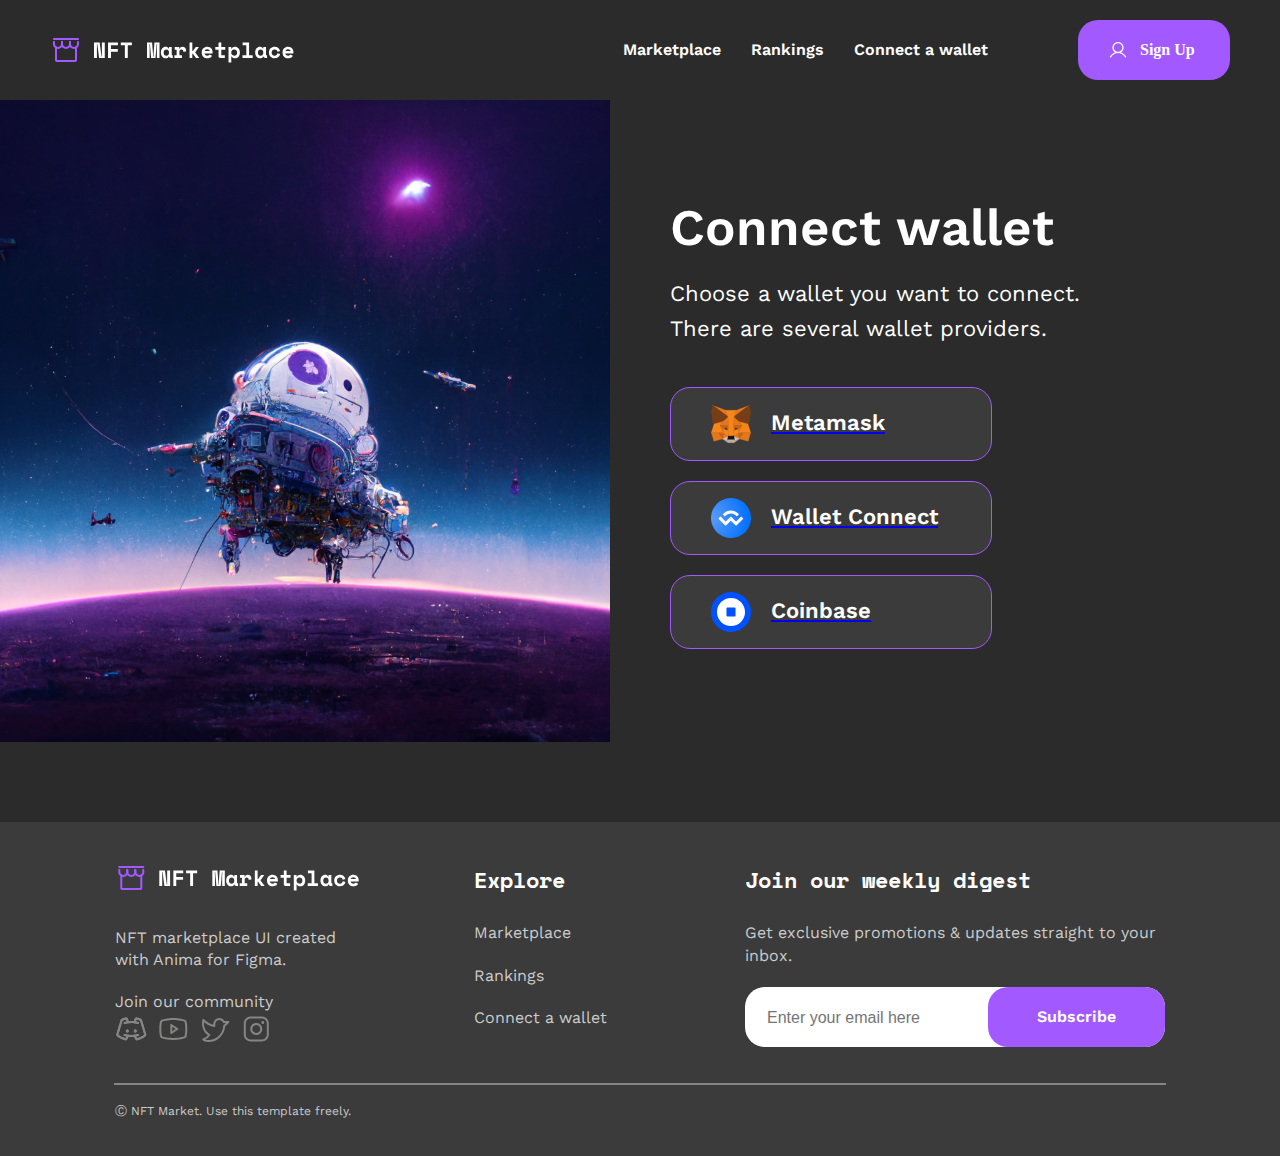
<file: Html/connect-wallet.html>
<!DOCTYPE html>
<html lang="en">

<head>
    <meta charset="UTF-8">
    <meta http-equiv="X-UA-Compatible" content="IE=edge">
    <meta name="viewport" content="width=device-width, initial-scale=1.0">
    <link rel="stylesheet" href="../css/reset.css">
    <link rel="stylesheet" href="../css/style.css">
    <link rel="stylesheet" href="../css/reg.css">
    <link rel="stylesheet" href="../css/connect-wallet.css">
    <link rel="preconnect" href="https://fonts.googleapis.com">
    <link rel="preconnect" href="https://fonts.gstatic.com" crossorigin>
    <link href="https://fonts.googleapis.com/css2?family=Work+Sans&display=swap" rel="stylesheet">
    <link href="https://fonts.googleapis.com/css2?family=Work+Sans:wght@600&display=swap" rel="stylesheet">
    <link href="https://fonts.googleapis.com/css2?family=Space+Mono:ital,wght@1,700&display=swap" rel="stylesheet">
    <title>Connect-Wallet</title>
</head>

<body>

    <div class="header-cont">

        <div class="header-logo-cont">

            <a href="#" class="logo-link">
                <img src="../imgs/logo.svg" alt="storelogo" class="header-logo">
            </a>

        </div>

        <div class="header__menu-cont">

            <ul class="header-menu-items">

                <a href="" class="header-menu-item-link">
                    <li class="header-menu-item">
                        Marketplace
                    </li>
                </a>

                <a href="" class="header-menu-item-link">
                    <li class="header-menu-item">
                        Rankings
                    </li>
                </a>

                <a href="#" class="header-menu-item-link">
                    <li class="header-menu-item">
                        Connect a wallet
                    </li>
                </a>

            </ul>

            <a href="../Html/Registration.html" class="header-sign-link">

                <div class="header-sign-btn">

                    <img src="../imgs/sign-user.svg" alt="user" class="sign-user">

                    <h3 class="sign-text">
                        Sign Up
                    </h3>

                </div>
            </a>

        </div>

    </div>

    <div class="connect-wallet-main-cont">

        <div class="connect-wallet-img-cont">

            <img src="../imgs/connect-wallet-img.svg" alt="Wallet" class="connect-wallet-img">

        </div>

        <div class="connect-wallet-cont">

            <h3 class="connect-wallet-title">
                Connect wallet
            </h3>

            <p class="connect-wallet-text">
                Choose a wallet you want to connect. There are several wallet providers.
            </p>

            <div class="wallet-cont">

                <a href="https://www.animaapp.com/?utm_source=figma-samples&utm_campaign=figma-nftmarket&utm_medium=figma-samples"
                    class="wallet-link">
                    <div class="wallet-metamask">

                        <img src="../imgs/Metamask.svg" alt="Metamask" class="wallet-imgs">

                        <p class="wallet-title">
                            Metamask
                        </p>

                    </div>
                </a>

                <a href="https://www.animaapp.com/?utm_source=figma-samples&utm_campaign=figma-nftmarket&utm_medium=figma-samples"
                    class="wallet-link">
                    <div class="wallets">

                        <img src="../imgs/WalletConnect.svg" alt="Metamask" class="wallet-imgs">

                        <p class="wallet-title">
                            Wallet Connect
                        </p>

                    </div>
                </a>

                <a href="https://www.animaapp.com/?utm_source=figma-samples&utm_campaign=figma-nftmarket&utm_medium=figma-samples"
                    class="wallet-link">
                    <div class="wallets">

                        <img src="../imgs/Coinbase.svg" alt="Metamask" class="wallet-imgs">

                        <p class="wallet-title">
                            Coinbase
                        </p>

                    </div>
                </a>

            </div>

        </div>

    </div>

    <div class="last-page-bg-cont">

        <div class="last-header-main-cont">

            <div class="last-header-logo-cont">

                <img src="../imgs/Last-Header-Logo.svg" alt="last-header-logo" class="last-header-logo">

                <h3 class="last-header-text">
                    NFT marketplace UI created with Anima for Figma.
                </h3>

                <h4 class="last-header-title">
                    Join our community
                </h4>

                <div class="last-header-social-cont">

                    <a href="#" class="social-link">
                        <img src="../imgs/DiscordLogo.svg" alt="Discord" class="socials">
                    </a>

                    <a href="#" class="social-link">
                        <img src="../imgs/YoutubeLogo.svg" alt="Youtube" class="socials">
                    </a>

                    <a href="#" class="social-link">
                        <img src="../imgs/TwitterLogo.svg" alt="Twitter" class="socials">
                    </a>

                    <a href="#" class="social-link">
                        <img src="../imgs/InstagramLogo.svg" alt="Instagram" class="socials">
                    </a>

                </div>

            </div>

            <div class="last-header-explore">

                <h2 class="last-header-titles">
                    Explore
                </h2>

                <div class="last-header-items-cont">

                    <p class="last-header-items1">
                        Marketplace
                    </p>

                    <p class="last-header-items">
                        Rankings
                    </p>

                    <p class="last-header-items">
                        Connect a wallet
                    </p>

                </div>

            </div>

            <div class="last-header-weeklydigest">

                <h2 class="last-header-titles">
                    Join our weekly digest
                </h2>

                <p class="last-header-weekly-text">
                    Get exclusive promotions & updates straight to your inbox.
                </p>

                <div class="last-header-emailbtn-cont">

                    <input class="last-header-email" type="email" placeholder="Enter your email here">

                    <div class="last-header-btn-cont">

                        <h5 class="last-header-btn-value">
                            Subscribe
                        </h5>

                    </div>

                </div>

            </div>

        </div>

        <div class="last-header-line">

        </div>

        <div class="last-by">

            <h2 class="by">
                Ⓒ NFT Market. Use this template freely.
            </h2>

        </div>
    </div>

</body>

</html>
</file>
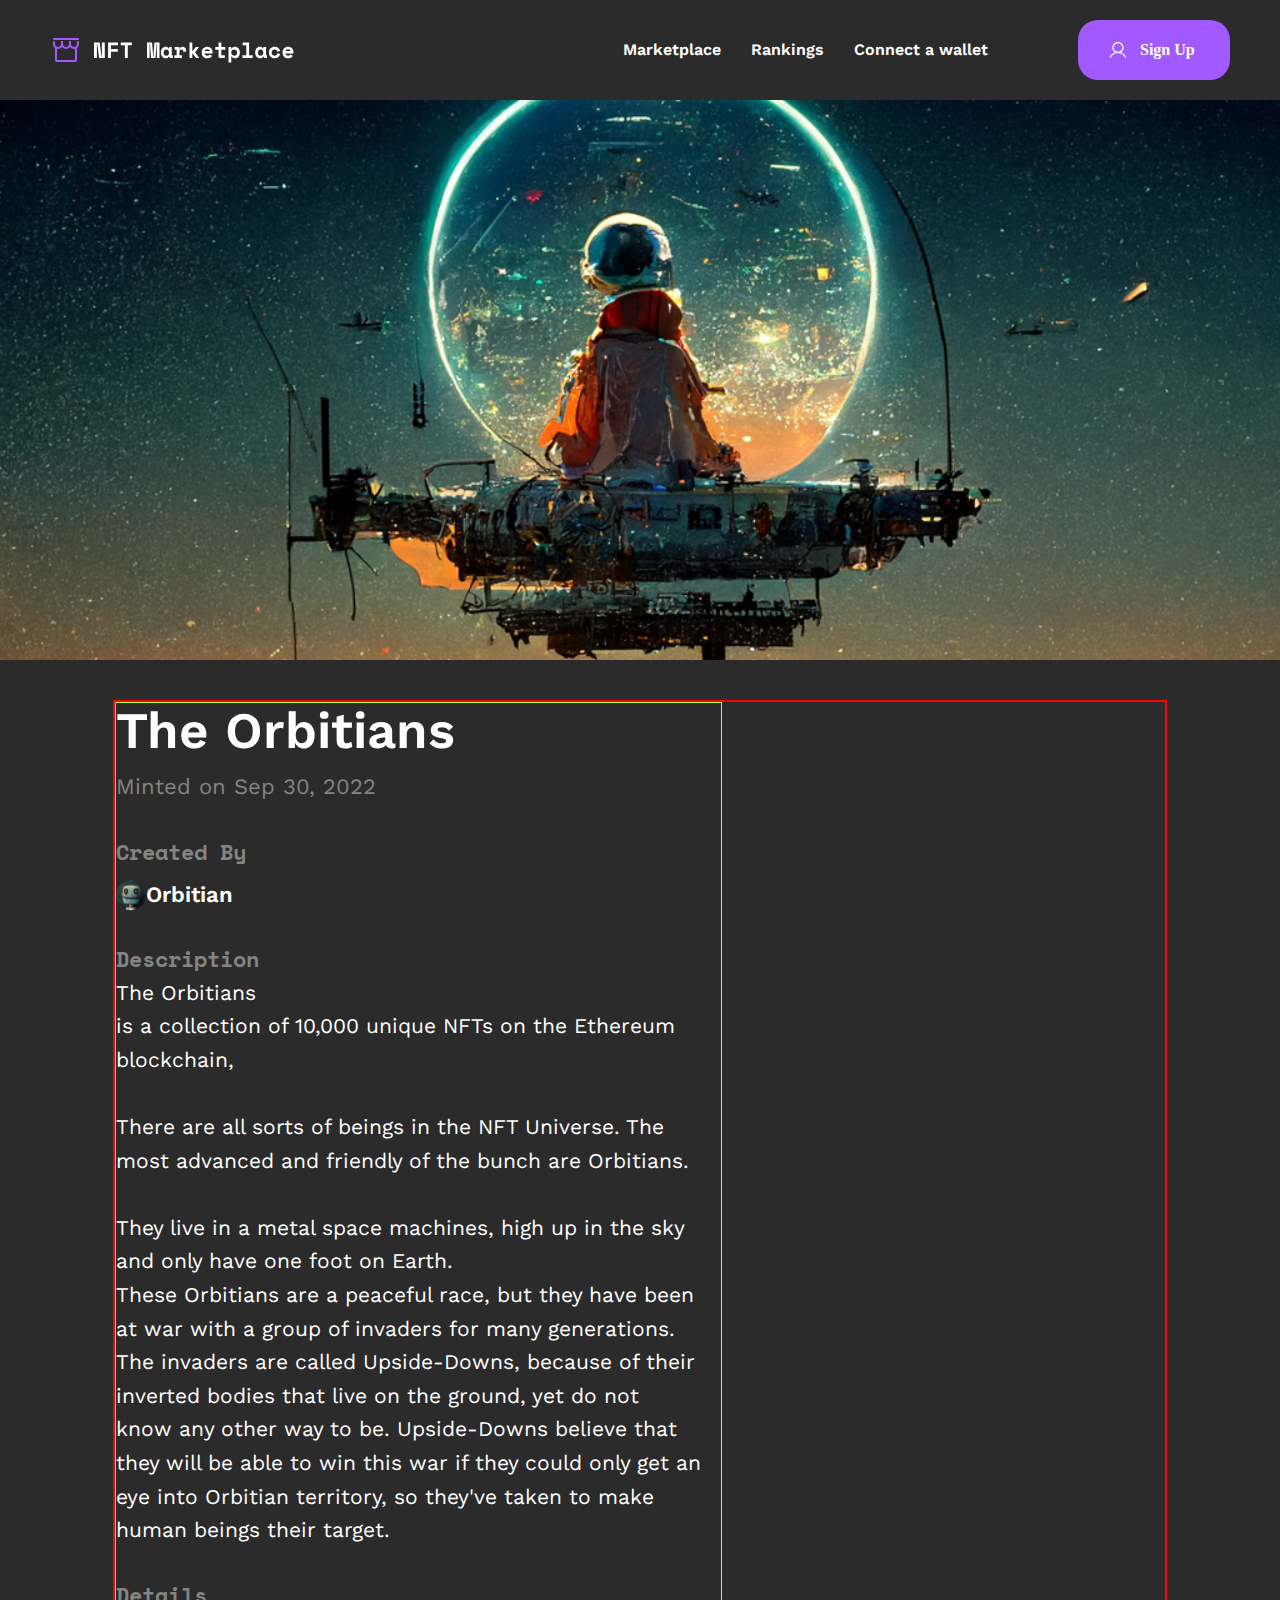
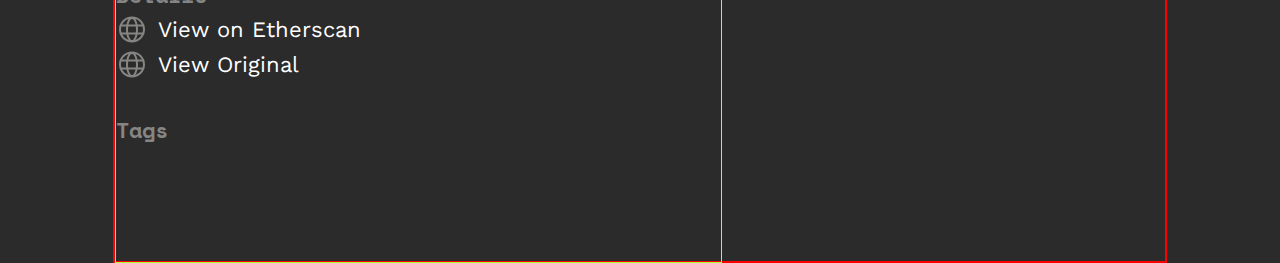
<file: Html/orbiatians.html>
<!DOCTYPE html>
<html lang="en">

<head>
    <meta charset="UTF-8">
    <meta http-equiv="X-UA-Compatible" content="IE=edge">
    <meta name="viewport" content="width=device-width, initial-scale=1.0">
    <link rel="stylesheet" href="../css/reset.css">
    <link rel="stylesheet" href="../css/style.css">
    <link rel="stylesheet" href="../css/orbitians.css">
    <link rel="preconnect" href="https://fonts.googleapis.com">
    <link rel="preconnect" href="https://fonts.gstatic.com" crossorigin>
    <link href="https://fonts.googleapis.com/css2?family=Work+Sans&display=swap" rel="stylesheet">
    <link href="https://fonts.googleapis.com/css2?family=Work+Sans:wght@600&display=swap" rel="stylesheet">
    <link href="https://fonts.googleapis.com/css2?family=Space+Mono:ital,wght@1,700&display=swap" rel="stylesheet">
    <title>Orbitians</title>
</head>

<body>

    <div class="header-cont">

        <div class="header-logo-cont">

            <a href="#" class="logo-link">
                <img src="../imgs/logo.svg" alt="storelogo" class="header-logo">
            </a>

        </div>

        <div class="header__menu-cont">

            <ul class="header-menu-items">

                <a href="" class="header-menu-item-link">
                    <li class="header-menu-item">
                        Marketplace
                    </li>
                </a>

                <a href="" class="header-menu-item-link">
                    <li class="header-menu-item">
                        Rankings
                    </li>
                </a>

                <a href="../Html/connect-wallet.html" class="header-menu-item-link">
                    <li class="header-menu-item">
                        Connect a wallet
                    </li>
                </a>

            </ul>

            <a href="../Html/Registration.html" class="header-sign-link">

                <div class="header-sign-btn">

                    <img src="../imgs/sign-user.svg" alt="user" class="sign-user">

                    <h3 class="sign-text">
                        Sign Up
                    </h3>

                </div>
            </a>

        </div>

    </div>

    <div class="cover-cont">

        <!-- <img src="../imgs/orbitian-cover.svg" alt="orbiatians" class="orbitian-cover"> -->

    </div>

    <div class="orbitians-main-cont">

        <div class="orbitian-texts-cont">

            <h2 class="orbitian-title">
                The Orbitians
            </h2>

            <h4 class="minted">
                Minted on Sep 30, 2022
            </h4>

            <p class="orbitian-by">
                Created By
            </p>

            <div class="orbitian-mini-prof">

                <img src="../imgs/orbitian-mini-logo.svg" alt="orbiatians" class="orbitian-prof">

                <p class="orb-prof-name">
                    Orbitian
                </p>
            </div>

            <h3 class="description">
                Description
            </h3>

            <p class="orbitian-bigtext">
                The Orbitians
                <br>
                is a collection of 10,000 unique NFTs on the Ethereum blockchain,
                <br>
                <br>
                There are all sorts of beings in
                the NFT Universe. The most advanced and friendly of the bunch are Orbitians.
                <br>
                <br>
                They live in a metal
                space machines, high up in the sky and only have one foot on Earth.
                <br>
                These Orbitians are a peaceful race, but they have been at war with a group of invaders for many
                generations.
                <br>
                The invaders are called Upside-Downs, because of their inverted bodies that live on the
                ground, yet do not
                <br>
                know any other way to be. Upside-Downs believe that they will be able to win this
                war if they could only get an eye into Orbitian territory, so they've taken to make human beings
                their target.
            </p>

            <h3 class="description">
                Details
            </h3>

            <div class="globe-cont">

                <img src="../imgs/Globe.svg" alt="Globe" class="globe-orbitian">

                <h3 class="orbitian-globe-title">
                    View on Etherscan
                </h3>

            </div>

            <div class="globe-cont">

                <img src="../imgs/Globe.svg" alt="Globe" class="globe-orbitian">

                <h3 class="orbitian-globe-title">
                    View Original
                </h3>

            </div>

            <h3 class="description">
                Tags
            </h3>

        </div>

    </div>

    </div>


</body>

</html>
</file>
<file: css/style.css>
body {
    background-color: #2B2B2B;
}


/* ------------------ Header ------------------- */

.header-cont {
    width: 100vw;
    height: 100px;
    display: flex;
    justify-content: space-between;
}

.header-logo-cont {
    height: 32px;
    width: 246px;
    margin-top: 34px;
    margin-left: 50px;
}

.header__menu-cont {
    height: 60px;
    width: 607px;
    margin-top: 20px;
    margin-right: 50px;
    display: flex;
    justify-content: space-between;
}

.header-menu-items {
    display: flex;
}

.header-menu-item {
    color: #FFFFFF;

    font-family: 'Work Sans', sans-serif;
    font-style: normal;
    font-weight: 600;
    font-size: 16px;
    line-height: 140%;
}

.header-menu-item:hover {
    font-size: 15px;
}

.header-menu-item-link {
    text-decoration: none;
    margin-right: 30px;
    margin-top: auto;
    margin-bottom: auto;
}

.header-sign-btn {
    width: 152px;
    height: 60px;
    border-radius: 20px;
    background-color: #A259FF;
    display: flex;
}

.header-sign-btn:hover {
    width: 150px;
    height: 58px;
}

.sign-user {
    width: 20px;
    height: 20px;
    margin-top: 20px;
    margin-left: 30px;
}

.sign-text {
    margin-top: 19px;
    margin-left: 12px;
    color: #FFFFFF;

    font-style: normal;
    font-weight: 600;
    font-size: 16px;
    line-height: 140%;
}

.header-sign-link {
    text-decoration: none;
}


.main-cont {
    max-width: 1050px;
    width: 100%;
    margin: 0 auto;
}

/* --------------------- Discover-Page -------------------------- */

#page1discover {
    max-width: 1050px;
    width: 100%;
    height: 544px;
    margin-top: 80px;
    display: flex;
}

.discover__cont {
    width: 510px;
    height: 544px;
}

.discover-title {
    width: 500px;
    color: #FFFFFF;

    font-family: 'Work Sans', sans-serif;
    font-style: normal;
    font-weight: 600;
    font-size: 67px;
    line-height: 110%;
}

.discover__text {
    margin-top: 20px;
    color: #FFFFFF;

    font-family: 'Work Sans', sans-serif;
    font-style: normal;
    font-weight: 400;
    font-size: 22px;
    line-height: 160%;
}

.discover__btn-link {
    text-decoration: none;
}

.discover-btn {
    width: 224px;
    height: 60px;
    margin-top: 30px;
    background: #A259FF;
    border-radius: 20px;
    display: flex;
}

.discover-btn:hover {
    width: 220px;
    height: 59px;
}

.disc__btn-ico {
    width: 20px;
    height: 20px;
    margin-top: 20px;
    margin-left: 50px;
}

.disc__btn-value {
    margin-top: 19px;
    margin-left: 12px;
    color: #FFFFFF;

    font-style: normal;
    font-weight: 600;
    font-size: 16px;
    line-height: 140%;
    text-decoration: none;
}

.totals-cont {
    width: 510px;
    height: 77px;
    margin-top: 30px;
    display: flex;
}

.total-sale {
    width: 150px;
    height: 77px;
}

.auctions {
    width: 150px;
    height: 77px;
    margin: 0 30px 0 30px;
}

.artists {
    width: 150px;
    height: 77px;
}

.numbers {
    color: #FFFFFF;

    font-family: 'Space Mono', monospace;
    font-style: normal;
    font-weight: 700;
    font-size: 28px;
    line-height: 140%;
}

.number-txt {
    color: #FFFFFF;

    font-family: 'Work Sans', sans-serif;
    font-style: normal;
    font-weight: 400;
    font-size: 23.99px;
    line-height: 160%;
}

.space-walking-cont {
    width: 510px;
    height: 510px;
    margin-left: 30px;
    border-radius: 20px;
    background-color: #3B3B3B;

    position: relative;
    overflow: hidden;
    top: 0;
    left: 0;
    animation: move-image 7s linear infinite;
}

@keyframes move-image {
    0% {
        transform: rotateY(-50deg);
    }

    25% {
        transform: rotateY(-25deg);
    }

    50% {
        transform: rotateY(0deg);
    }

    75% {
        transform: rotateY(25deg);
    }

    100% {
        transform: rotateY(50deg);
    }
}

.placeholder-title {
    margin-top: 22px;
    margin-left: 20px;
    color: #FFFFFF;

    font-family: 'Work Sans', sans-serif;
    font-style: normal;
    font-weight: 600;
    font-size: 22px;
    line-height: 140%;
}

.animakid-cont {
    display: flex;
}

.animakid-mini {
    margin-left: 20px;
    margin-top: 10px;
}

.animakid {
    margin: auto 0 auto 12px;
    color: #FFFFFF;

    font-family: 'Work Sans', sans-serif;
    font-style: normal;
    font-weight: 400;
    font-size: 16px;
    line-height: 140%;
}

/* --------------------------- Tranding-colection ----------------------- */

#page2tranding-colection {
    margin-top: 160px;
}

.tranding-title {
    color: #FFFFFF;

    font-family: 'Work Sans', sans-serif;
    font-style: normal;
    font-weight: 600;
    font-size: 38px;
    line-height: 120%;
}

.tranding-text {
    margin-top: 10px;
    color: #FFFFFF;

    font-family: 'Work Sans', sans-serif;
    font-style: normal;
    font-weight: 400;
    font-size: 22px;
    line-height: 160%;
}

.tranding-imgs-cont {
    width: 1050px;
    height: 525px;
    margin-top: 60px;
    display: flex;
}

.tranding-img-cont {
    width: 330px;
    height: 525px;
    border-radius: 20px;
}

.tranding-img-cont1 {
    width: 330px;
    height: 525px;
    margin: 0 30px;
    border-radius: 20px;
}

.tranding-img-cont2 {
    width: 330px;
    height: 525px;
    border-radius: 20px;
}

.tranding-bigimg {
    transition-duration: .3s;
}

.tranding-bigimg:hover {
    width: 320px;
    height: 320px;
    transition-duration: 3s;
    margin-bottom: 10px;
}

.threeimg-cont {
    width: 330px;
    height: 100px;
    margin-top: 15px;
    display: flex;
}

.more {
    width: 100px;
    height: 100px;
    background: #A259FF;
    border-radius: 20px;
    transition-duration: .3s;
}

.more:hover {
    width: 95px;
    height: 95px;
    margin-left: 10px;
}

.more-number {
    text-align: center;
    margin-top: 32px;
    color: #FFFFFF;

    font-family: 'Space Mono', monospace;
    font-style: normal;
    font-weight: 700;
    font-size: 22px;
    line-height: 160%;
}

.threeimg-1 {
    transition-duration: .3s;
}

.threeimg-1:hover {
    width: 95px;
    height: 95px;
    margin-right: 10px;
}

.threeimg-2 {
    margin: 0 15px;
    transition-duration: .3s;
}

.threeimg-2:hover {
    margin: 0 20px;
    width: 95px;
    height: 95px;
}

.tranding-img-title {
    margin-top: 15px;
    color: #FFFFFF;

    font-family: 'Work Sans', sans-serif;
    font-style: normal;
    font-weight: 600;
    font-size: 22px;
    line-height: 140%;
}

.tranding-img-mini-logos {
    display: flex;
    margin-top: 10px;
}

.mini-logo-title {
    margin-left: 12px;
    color: #FFFFFF;

    font-family: 'Work Sans', sans-serif;
    font-style: normal;
    font-weight: 400;
    font-size: 16px;
    line-height: 140%;
}

/* ----------------------- Top Creators ------------------------- */

#top-creators-page {
    margin-top: 160px;
}

.creators__title-main-cont {
    width: 1050px;
    height: 91px;
    display: flex;
}

.creators__title-cont {
    width: 703px;
    height: 91px;
}

.creators-title {
    color: #FFFFFF;

    font-family: 'Work Sans', sans-serif;
    font-style: normal;
    font-weight: 600;
    font-size: 38px;
    line-height: 120%;
}

.creators__text {
    margin-top: 10px;
    color: #FFFFFF;

    font-family: 'Work Sans', sans-serif;
    font-style: normal;
    font-weight: 400;
    font-size: 22px;
    line-height: 160%;
}

.top-creators-btn {
    width: 247px;
    height: 60px;
    margin-left: auto;
    margin-top: 31px;
    border: 2px solid #A259FF;
    border-radius: 20px;
    display: flex;
    transition-duration: 0.3s;
}

.top-creators-btn:hover {
    width: 244px;
    height: 57px;
    margin-top: 32px;
}

.top-creator-btn-value {
    margin: auto 0 auto 12px;
    color: #FFFFFF;

    font-family: 'Work Sans', sans-serif;
    font-style: normal;
    font-weight: 600;
    font-size: 16px;
    line-height: 140%;
}

.top-creators {
    width: 1050px;
    height: 774px;
    margin-top: 60px;
}

.top-creator-conts {
    width: 1050px;
    height: 238px;
    margin-bottom: 30px;
    display: flex;
    justify-content: space-between;
}

.creator-num-cont {
    width: 30px;
    height: 30px;
    margin-left: 20px;
    transform: translateY(18px);
    background: #2B2B2B;
    border-radius: 20px;
}

.creator-num {
    position: relative;
    top: 6px;
    color: #858584;

    font-family: 'Space Mono', monospace;
    font-style: normal;
    font-weight: 400;
    font-size: 16px;
}

.creators {
    width: 240px;
    height: 238px;
    background: #3B3B3B;
    border-radius: 20px;
    text-align: center;
    transition-duration: .3s;
}

.creators:hover {
    width: 230px;
    height: 232px;
}

.creator-links {
    width: 240px;
    height: 238px;
    margin-top: -18px;
    text-decoration: none;
}

.creator-img {
    margin-top: -12px;
}

.creator-title {
    margin-top: 20px;
    color: #FFFFFF;
    text-decoration: none;

    font-family: 'Work Sans', sans-serif;
    font-style: normal;
    font-weight: 600;
    font-size: 22px;
    line-height: 140%;
}

.creator-totalsale-cont {
    width: 200px;
    height: 22px;
    margin: 5px auto 0 auto;
    display: flex;
}

.totalsale {
    color: #858584;

    font-family: 'Work Sans', sans-serif;
    font-style: normal;
    font-weight: 400;
    font-size: 16px;
    line-height: 140%;
}

.creator-sale {
    margin-left: 10px;
    color: #FFFFFF;

    font-family: 'Space Mono', monospace;
    font-style: normal;
    font-weight: 400;
    font-size: 16px;
    line-height: 140%;
}


/* --------------------------------------- Browse Categories -------------------------------- */

#browse-categories-main-cont {
    margin-top: 160px;
}

.browse-title {
    color: #FFFFFF;

    font-family: 'Work Sans', sans-serif;
    font-style: normal;
    font-weight: 600;
    font-size: 38px;
    line-height: 120%;
}

.browse__categories-maincont {
    max-width: 1050px;
    width: 100%;
    height: 662px;
    margin-top: 60px;
}

.browse__categories-cont {
    width: 1050px;
    height: 316px;
    display: flex;
    justify-content: space-between;
    margin-bottom: 30px;
}

.browse__categories-cont1 {
    width: 1050px;
    height: 316px;
    display: flex;
    justify-content: space-between;
}

.browse-category {
    width: 240px;
    height: 316px;
    background: #3B3B3B;
    border-radius: 20px;
    position: relative;
    transition-duration: .3s;
}

.browse-category:hover {
    width: 230px;
    height: 310px;
}

.browse-category:hover .browse-category-img {
    width: 230px;
}

.browse-category-title {
    margin-top: 20px;
    margin-left: 30px;
    color: #FFFFFF;

    font-family: 'Work Sans', sans-serif;
    font-style: normal;
    font-weight: 600;
    font-size: 22px;
    line-height: 140%;
}

.browse-category-img {
    filter: blur(7px);
    z-index: -1;
    transition-duration: .5s;
}

.browse-category-logo {
    position: absolute;
    top: 70px;
    right: 70px;
    z-index: 1;
}


/* ------------------------------ More NFTS ----------------------------- */

#more-nfts-main-cont {
    max-width: 1050px;
    width: 100%;
    margin-top: 160px;
}

.more-nfts-titles-cont {
    display: flex;
    justify-content: space-between;
}

.more-nfts-titles {
    max-width: 400px;
    width: 100%;
}

.more-nfts-title {
    color: #FFFFFF;

    font-family: 'Work Sans', sans-serif;
    font-style: normal;
    font-weight: 600;
    font-size: 38px;
    line-height: 120%;
}

.more-nfts-title1 {
    margin-top: 10px;
    color: #FFFFFF;

    font-family: 'Work Sans', sans-serif;
    font-style: normal;
    font-weight: 400;
    font-size: 22px;
    line-height: 160%;
}

.more-nfts-btn {
    width: 187px;
    height: 60px;
    margin-top: 30px;
    display: flex;
    border: 2px solid #A259FF;
    border-radius: 20px;
}

.more-nfts-btn:hover {
    height: 58px;
    width: 183px;
    margin-top: 25px;
}

.more-nfts-btn-logo {
    margin-top: 20px;
    margin-left: 50px;
    width: 20px;
    height: 20px;
}

.more-nfts-btn-value {
    margin-top: 19px;
    margin-left: 12px;
    color: #FFFFFF;

    font-family: 'Work Sans', sans-serif;
    font-style: normal;
    font-weight: 600;
    font-size: 16px;
    line-height: 140%;
}

.more-nfts-cont {
    max-width: 1050px;
    width: 100%;
    height: 469px;
    margin-top: 60px;
    display: flex;
    justify-content: space-between;
}

.more-nfts {
    width: 330px;
    height: 469px;
    background: #3B3B3B;
    border-radius: 20px;
}

.more-nfts:hover {
    width: 325px;
    height: 460px;
}

.more-nfts:hover .more-nfts-img {
    width: 325px;
}

.nfts-title {
    margin: 20px 0 0 30px;
    color: #FFFFFF;

    font-family: 'Work Sans', sans-serif;
    font-style: normal;
    font-weight: 600;
    font-size: 22px;
    line-height: 140%;
}

.nfts-names {
    width: 200px;
    height: 24px;
    display: flex;
    margin: 5px 0 0 30px;
}

.nfts-name {
    margin-left: 12px;
    color: #FFFFFF;

    font-family: 'Space Mono', monospace;
    font-style: normal;
    font-weight: 400;
    font-size: 16px;
    line-height: 140%;
}

.price-bid {
    width: 270px;
    height: 43px;
    margin: 25px 0 0 30px;
    display: flex;
}

.price-cont {
    width: 135px;
    height: 43px;
}

.price {
    color: #858584;

    font-family: 'Space Mono', monospace;
    font-style: normal;
    font-weight: 400;
    font-size: 12px;
    line-height: 110%;
}

.price-eth {
    margin-top: 8px;
    color: #FFFFFF;

    font-family: 'Space Mono', monospace;
    font-style: normal;
    font-weight: 400;
    font-size: 16px;
    line-height: 140%;
}

.bid-cont {
    width: 135px;
    height: 43px;
    text-align: right;
}

.background-img {
    object-fit: cover;
    width: 100%;
    height: 640px;
    z-index: -99;
    position: absolute;
}

.bg-mushroom-cont {
    position: absolute;
    width: 99vw;
    height: 640px;
    left: 0;
    margin-top: 80px;
    background: linear-gradient(180deg, rgba(162, 89, 255, 0) 0%, #A259FF 100%);
}

.bg-mushroom-main-cont {
    width: 1050px;
    height: 220px;
    margin: 360px auto 0 auto;
    display: flex;
}

.bg-mushroom-title-cont {
    width: 500px;
    height: 220px;
}

.bg-mushroom-shroomie {
    width: 151px;
    height: 44px;
    background: #3B3B3B;
    border-radius: 20px;
    display: flex;
}

.bg-mushroom-shroomie-img {
    margin: 10px 0 0 20px;
    width: 24px;
    height: 24px;
    transition-duration: .3s;
}

.bg-mushroom-shroomie-img:hover {
    width: 22px;
    height: 22px;
    margin-top: 11px;
}

.bg-shroomie-title {
    margin: 11px 0 0 12px;
    color: #FFFFFF;

    font-family: 'Work Sans', sans-serif;
    font-style: normal;
    font-weight: 400;
    font-size: 16px;
    line-height: 140%;
}

.bg-shroomie-title1 {
    margin-top: 30px;
    color: #FFFFFF;

    font-family: 'Work Sans', sans-serif;
    font-style: normal;
    font-weight: 600;
    font-size: 51px;
    line-height: 110%;
}

.see-nft-btn {
    width: 198px;
    height: 60px;
    display: flex;
    margin-top: 30px;
    background: #FFFFFF;
    border-radius: 20px;
}

.see-nft-btn:hover {
    width: 195px;
    height: 58px;
    margin-top: 31px;
    margin-left: 1px;
}

.eye {
    width: 20px;
    height: 20px;
    margin: 20px 0 0 50px;
}

.see-nft {
    margin: 19px 0 0 12px;
    color: #2B2B2B;

    font-family: 'Work Sans', sans-serif;
    font-style: normal;
    font-weight: 600;
    font-size: 16px;
    line-height: 140%;
}

.see-nft-link {
    text-decoration: none;
}

.countdown-cont {
    width: 295px;
    height: 135px;
    margin: 85px 0 0 auto;
    background: rgba(59, 59, 59, 0.5);
    backdrop-filter: blur(5px);
    border-radius: 20px;
}

.auction {
    margin: 30px 0 10px 30px;
    color: #FFFFFF;

    font-family: 'Space Mono', monospace;
    font-style: normal;
    font-weight: 400;
    font-size: 12px;
    line-height: 110%;
}

#demo {
    margin-left: 30px;
    color: #FFFFFF;

    font-family: 'Space Mono', monospace;
    font-style: normal;
    font-weight: 700;
    font-size: xx-large;
    line-height: 45.6px;
    letter-spacing: 0.00px;
    white-space: nowrap;
}

.hms {
    height: 20px;
    width: 240px;
    margin-left: 30px;
    display: flex;
    justify-content: space-between;
}

.hrs {
    color: #FFFFFF;

    font-family: 'Space Mono', monospace;
    font-style: normal;
    font-weight: 400;
    font-size: 12px;
    line-height: 110%;
}

/*---------------------------- How It Works ---------------------------- */

#how-it-works-cont {
    margin-top: 800px;
}

.how-it-works-title {
    color: #FFFFFF;

    font-family: 'Work Sans', sans-serif;
    font-style: normal;
    font-weight: 600;
    font-size: 38px;
    line-height: 120%;
}

.how-it-works-title1 {
    margin-top: 10px;
    color: #FFFFFF;

    font-family: 'Work Sans', sans-serif;
    font-style: normal;
    font-weight: 400;
    font-size: 22px;
    line-height: 160%;
}

.works-cont {
    max-width: 1050px;
    width: 100%;
    height: 439px;
    margin-top: 48px;
    display: flex;
    justify-content: space-between;
}

.works-main {
    width: 330px;
    height: 439px;
    background: #3B3B3B;
    border-radius: 20px;
    text-align: center;
}

.works-main-img {
    margin-top: 10px;
}

.works-main-title {
    margin-top: 20px;
    color: #FFFFFF;

    font-family: 'Work Sans', sans-serif;
    font-style: normal;
    font-weight: 600;
    font-size: 22px;
    line-height: 140%;
}

.works-main-text {
    width: 270px;
    margin-top: 10px;
    margin-left: 30px;
    color: #FFFFFF;

    font-family: 'Work Sans', sans-serif;
    font-style: normal;
    font-weight: 400;
    font-size: 16px;
    line-height: 140%;
}



/*-------------------------------- Digest ---------------------------------*/

#Diggest-main-cont {
    width: 1050px;
    height: 430px;
    margin-top: 120px;
    display: flex;
    background: #3B3B3B;
    border-radius: 20px;
}

.diggest-img {
    width: 425px;
    height: 310px;
    margin: auto 0 auto 60px;
}

.weekly-diggest-cont {
    width: 425px;
    height: 272px;
    margin: auto 0 auto 80px;
}

.weekly-diggest-title {
    max-width: 420px;
    width: 100%;
    color: #FFFFFF;

    font-family: 'Work Sans', sans-serif;
    font-style: normal;
    font-weight: 600;
    font-size: 38px;
    line-height: 120%;
}

.weekly-diggest-title1 {
    margin-top: 10px;
    color: #FFFFFF;

    font-family: 'Work Sans', sans-serif;
    font-style: normal;
    font-weight: 400;
    font-size: 22px;
    line-height: 160%;
}

.weekly-diggest-btn-main-cont {
    width: 425px;
    height: 60px;
    margin-top: 40px;
    display: flex;
    background: #FFFFFF;
    border-radius: 20px;
}

.weekly-diggest-email {
    width: 182px;
    height: 22px;
    margin-left: 20px;
    margin-top: 17px;
    color: #2B2B2B;
    border: 0;
    outline: 0;

    font-family: 'Work Sans', sans-serif;
    font-style: normal;
    font-weight: 400;
    font-size: 16px;
    line-height: 140%;
}

.weekly-diggest-btn-cont {
    width: 211px;
    height: 60px;
    background: #A259FF;
    border-radius: 20px;
    margin-left: 12px;
    display: flex;
    transition-duration: .5s;
}

.weekly-diggest-btn-cont:hover {
    width: 205px;
    height: 55px;
    margin-top: 3px;
}

.weekly-diggest-btn-cont:hover .email-logo {
    margin-top: 18px;
}

.weekly-diggest-btn-cont:hover .email-btn-title {
    margin-top: 17px;
}

.email-logo {
    width: 20px;
    height: 20px;
    margin: 20px 0 0 50px;
}

.email-btn-title {
    margin-left: 12px;
    margin-top: 19px;
    color: #FFFFFF;

    font-family: 'Work Sans', sans-serif;
    font-style: normal;
    font-weight: 600;
    font-size: 16px;
    line-height: 140%;
}

/*----------------------------- Last-Page ------------------------------ */

.last-page-bg-cont {
    position: absolute;
    width: 100vw;
    height: 334px;
    margin-top: 80px;
    background: #3B3B3B;
    z-index: -99;
}

.last-header-main-cont {
    max-width: 1050px;
    width: 100%;
    height: 191px;
    margin: 40px auto 0 auto;
    display: flex;
    justify-content: space-between;
}

.last-header-logo-cont {
    width: 327px;
}

.last-header-text {
    margin-top: 30px;
    width: 238px;
    height: 44px;
    color: #CCCCCC;

    font-family: 'Work Sans', sans-serif;
    font-style: normal;
    font-weight: 400;
    font-size: 16px;
    line-height: 140%;
}

.last-header-title {
    margin-top: 20px;
    color: #CCCCCC;

    font-family: 'Work Sans', sans-serif;
    font-style: normal;
    font-weight: 400;
    font-size: 16px;
    line-height: 140%;
}

.last-header-social-cont {
    width: 158px;
    height: 32px;
    display: flex;
    justify-content: space-between;
}

.socials:hover {
    cursor: pointer;
}

.last-header-explore {
    width: 240px;
    height: 166px;
}

.last-header-titles {
    color: #FFFFFF;

    font-family: 'Space Mono', monospace;
    font-style: normal;
    font-weight: 700;
    font-size: 22px;
    line-height: 160%;
}

.last-header-items {
    margin-top: 20px;
    color: #CCCCCC;

    font-family: 'Work Sans', sans-serif;
    font-style: normal;
    font-weight: 400;
    font-size: 16px;
    line-height: 140%;
}

.last-header-items1 {
    color: #CCCCCC;

    font-family: 'Work Sans', sans-serif;
    font-style: normal;
    font-weight: 400;
    font-size: 16px;
    line-height: 140%;
}

.last-header-items-cont {
    margin-top: 25px;
    height: 106px;
}

.last-header-weeklydigest {
    width: 420px;
    height: 184px;
}

.last-header-weekly-text {
    margin-top: 25px;
    color: #CCCCCC;

    font-family: 'Work Sans', sans-serif;
    font-style: normal;
    font-weight: 400;
    font-size: 16px;
    line-height: 140%;
}

.last-header-emailbtn-cont {
    background: #FFFFFF;
    margin-top: 20px;
    border-radius: 20px;
    display: flex;
    width: 420px;
    height: 60px;
}

.last-header-email {
    margin: 19px 0 auto 20px;
    border: 0;
    outline: 0;
    width: 209px;
    height: 22px;
    color: #2B2B2B;

    font-style: normal;
    font-weight: 400;
    font-size: 16px;
    line-height: 140%;
}

.last-header-btn-cont {
    width: 179px;
    height: 60px;
    background: #A259FF;
    border-radius: 20px;
    margin-left: 12px;
    text-align: center;
    transition-duration: .5s;
}

.last-header-btn-cont:hover {
    width: 170px;
    height: 57px;
    margin-top: 1.5px;
}

.last-header-btn-value {
    margin-top: 19px;
    color: #FFFFFF;

    font-family: 'Work Sans', sans-serif;
    font-style: normal;
    font-weight: 600;
    font-size: 16px;
    line-height: 140%;
}

.last-header-line {
    max-width: 1050px;
    width: 100%;
    margin-left: auto;
    margin-right: auto;
    margin-top: 30px;
    border: 1px solid #858584;
}

.last-by {
    max-width: 1050px;
    width: 100%;
    margin-left: auto;
    margin-right: auto;
}

.by {
    margin-top: 20px;
    color: #CCCCCC;

    font-family: 'Work Sans', sans-serif;
    font-style: normal;
    font-weight: 400;
    font-size: 12px;
    line-height: 110%;
}
</file>
<file: css/reg.css>
.registration-main-cont {
    width: 1280px;
    height: 691px;
    margin: 0 auto;
    display: flex;
    justify-content: space-between;
}

.reg-cont {
    max-width: 610px;
    width: 100%;
    height: 691px;
}

.reg-titles-cont {
    width: 460px;
    height: 146px;
    margin-top: 100px;
}

.reg-title {
    color: #FFFFFF;

    font-family: 'Work Sans', sans-serif;
    font-style: normal;
    font-weight: 600;
    font-size: 51px;
    line-height: 110%;
}

.reg-title1 {
    margin-top: 20px;
    color: #FFFFFF;

    font-family: 'Work Sans', sans-serif;
    font-style: normal;
    font-weight: 400;
    font-size: 22px;
    line-height: 160%;
}

.reg {
    margin-top: 40px;
    width: 330px;
    height: 305px;
}

.regs-conts {
    width: 330px;
    height: 46px;
    background: #FFFFFF;
    border: 1px solid #858584;
    border-radius: 20px;
    margin-top: 15px;
    display: flex;
}

.regs-conts1 {
    width: 330px;
    height: 46px;
    background: #FFFFFF;
    border: 1px solid #858584;
    border-radius: 20px;
    display: flex;
}

.reg-logos {
    width: 20px;
    height: 20px;
    margin: auto 0 auto 20px;
}

.reg-inputs {
    width: 258px;
    height: 22px;
    margin: auto 0 auto 12px;
    border: 0;
    outline: 0;
    color: #2B2B2B;


    font-family: 'Work Sans', sans-serif;
    font-style: normal;
    font-weight: 400;
    font-size: 16px;
    line-height: 140%;
}

.reg-btn {
    width: 330px;
    height: 46px;
    background: #A259FF;
    border-radius: 20px;
    margin-top: 30px;
    border: 0;
    outline: 0;
    transition-duration: .5s;
    color: #FFFFFF;

    font-family: 'Work Sans', sans-serif;
    font-style: normal;
    font-weight: 600;
    font-size: 16px;
    line-height: 140%;
}
.reg-btn:hover {
    height: 44px;
    width: 320px;
    margin-top: 32px;
    margin-left: 4px;
}
</file>
<file: css/connect-wallet.css>
.connect-wallet-img {
    width: 100%;
    margin-left: 0;
    height: 642px;
    object-fit: cover;
}

.connect-wallet-img-cont {
    position: relative;
    width: 50vw;
    height: 642px;
}

.connect-wallet-main-cont {
    display: flex;
    width: 100vw;
    height: 642px;
}

.connect-wallet-cont {
    max-width: 610px;
    width: 100%;
    height: 642px;
    margin-left: 60px;
}

.connect-wallet-title {
    margin-top: 100px;
    color: #FFFFFF;

    font-family: 'Work Sans', sans-serif;
    font-style: normal;
    font-weight: 600;
    font-size: 51px;
    line-height: 110%;
}

.connect-wallet-text {
    width: 460px;
    margin-top: 20px;
    color: #FFFFFF;

    font-family: 'Work Sans', sans-serif;
    font-style: normal;
    font-weight: 400;
    font-size: 22px;
    line-height: 160%;
}

.wallet-cont {
    margin-top: 40px;
    width: 320px;
    height: 256px;
}

.wallet-metamask {
    width: 320px;
    height: 72px;
    background: #3B3B3B;
    border: 1px solid #A259FF;
    border-radius: 20px;
    display: flex;
    transition-duration: .3s;
}

.wallet-metamask:hover {
    width: 315px;
    height: 70px;
    margin-left: 2px;
    cursor: pointer;
}

.wallets {
    width: 320px;
    height: 72px;
    margin-top: 20px;
    display: flex;
    background: #3B3B3B;
    border: 1px solid #A259FF;
    border-radius: 20px;
    transition-duration: .3s;
}

.wallets:hover {
    width: 315px;
    height: 70px;
    margin-left: 2px;
    cursor: pointer;
}

.wallet-imgs {
    width: 40px;
    height: 40px;
    margin: 16px 0 0 40px;
}

.wallet-title {
    margin: 20px 0 0 20px;
    color: #FFFFFF;

    font-family: 'Work Sans', sans-serif;
    font-style: normal;
    font-weight: 600;
    font-size: 22px;
    line-height: 140%;
}
</file>
<file: css/orbitians.css>
.orbitian-cover {
    background-size: cover;
}

.cover-cont {
    position: relative;
    width: 100vw;
    height: 560px;

    background-image: url(../imgs/orbitian-cover.svg);
    background-repeat: no-repeat;
    background-size: cover;
}

.orbitians-main-cont {
    display: flex;
    width: 1050px;
    height: 1159px;
    margin: 40px auto 0 auto;
    border: 2px solid red;
}

.orbitian-texts-cont {
    width: 605px;
    height: 1159px;
    border: 1px solid greenyellow;
}

.orbitian-title {
    color: #FFFFFF;

    font-family: 'Work Sans', sans-serif;
    font-style: normal;
    font-weight: 600;
    font-size: 51px;
    line-height: 110%;
}

.minted {
    margin-top: 10px;
    color: #858584;

    font-family: 'Work Sans', sans-serif;
    font-style: normal;
    font-weight: 400;
    font-size: 22px;
    line-height: 160%;
}

.orbitian-by {
    margin-top: 30px;
    color: #858584;

    font-family: 'Space Mono', monospace;
    font-style: normal;
    font-weight: 700;
    font-size: 22px;
    line-height: 160%;
}

.orbitian-mini-prof {
    display: flex;
    height: 31px;
    margin-top: 10px;
}

.orb-prof-name {
    color: #FFFFFF;

    font-family: 'Work Sans', sans-serif;
    font-style: normal;
    font-weight: 600;
    font-size: 22px;
    line-height: 140%;
}

.description {
    margin-top: 30px;
    color: #858584;

    font-family: 'Space Mono', monospace;
    font-style: normal;
    font-weight: 700;
    font-size: 22px;
    line-height: 160%;
}

.orbitian-bigtext {
    color: #FFFFFF;

    font-family: 'Work Sans', sans-serif;
    font-style: normal;
    font-weight: 400;
    font-size: 21px;
    line-height: 160%;
    letter-spacing: 0.00px;
    align-self: stretch;
}

.globe-cont {
    display: flex;
}

.orbitian-globe-title {
    margin-left: 10px;
    color: #FFFFFF;

    font-family: 'Work Sans', sans-serif;
    font-style: normal;
    font-weight: 400;
    font-size: 22px;
    line-height: 160%;
}
</file>
